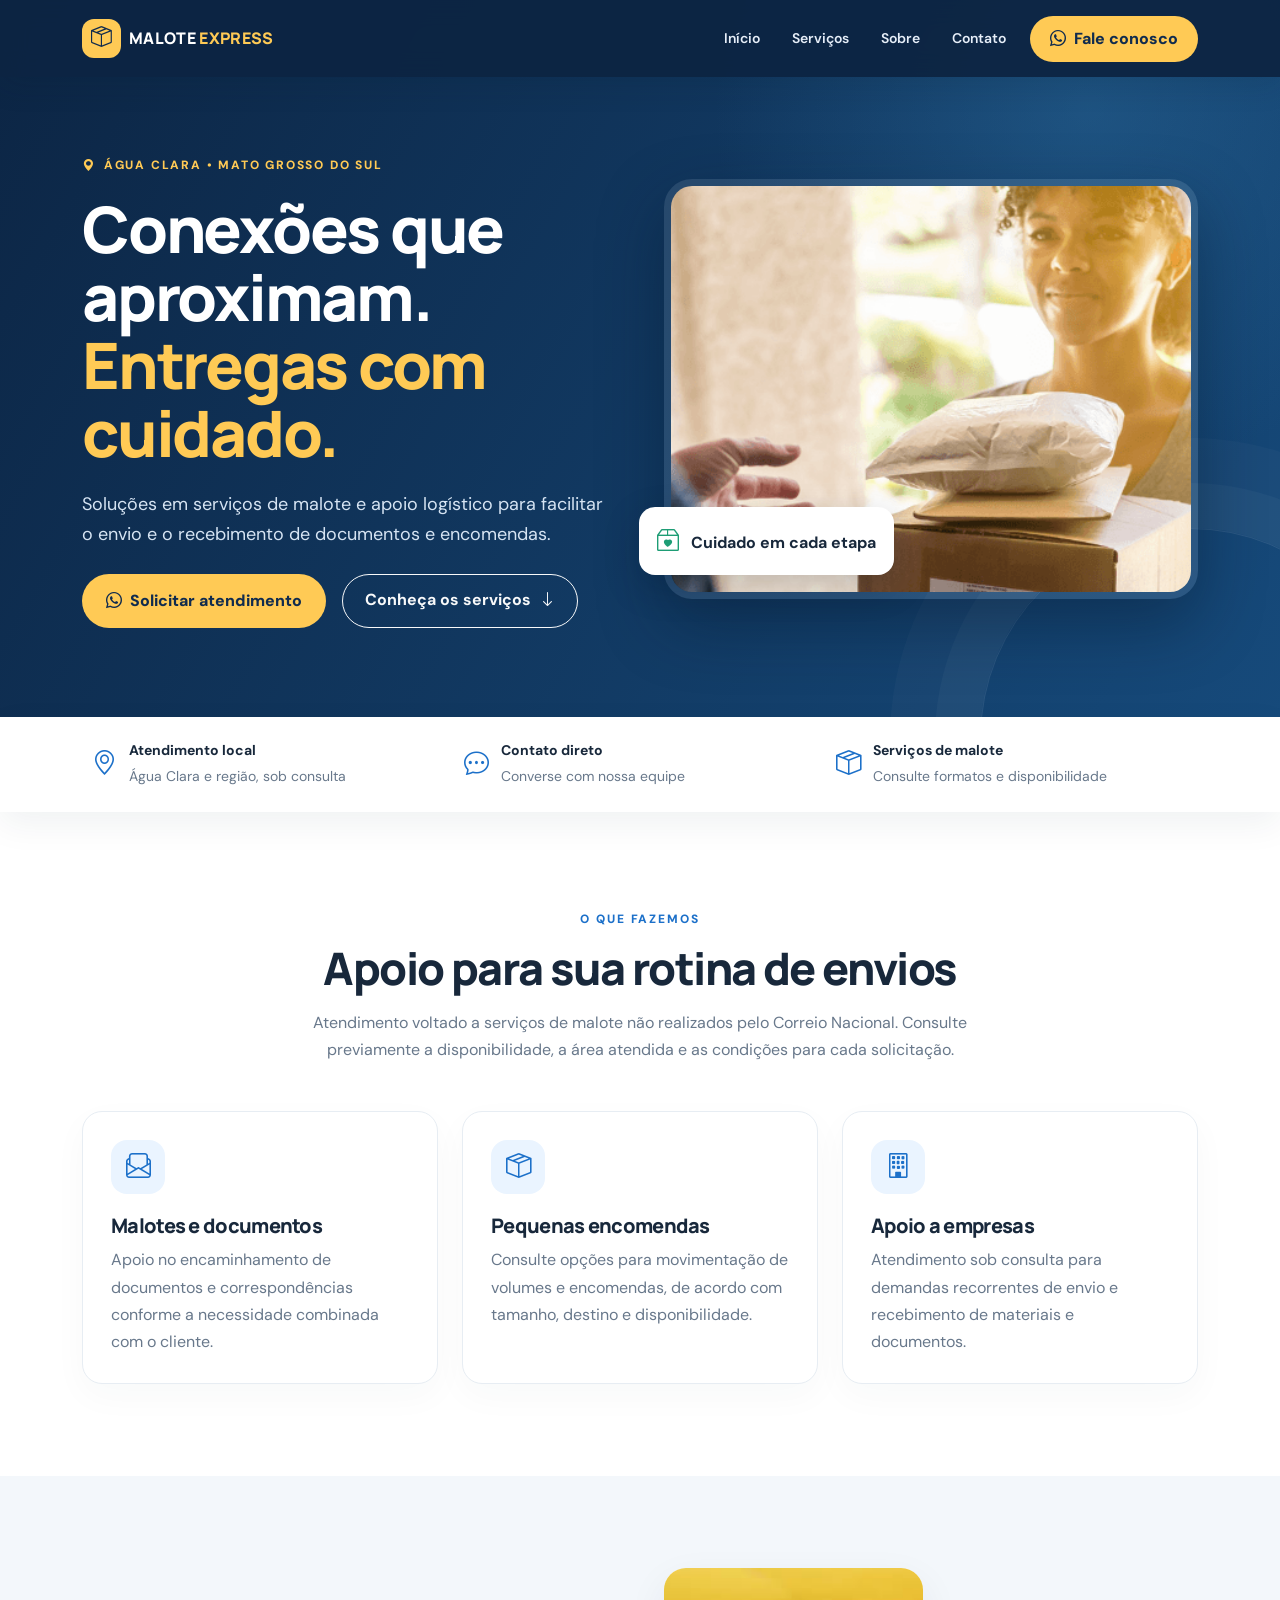
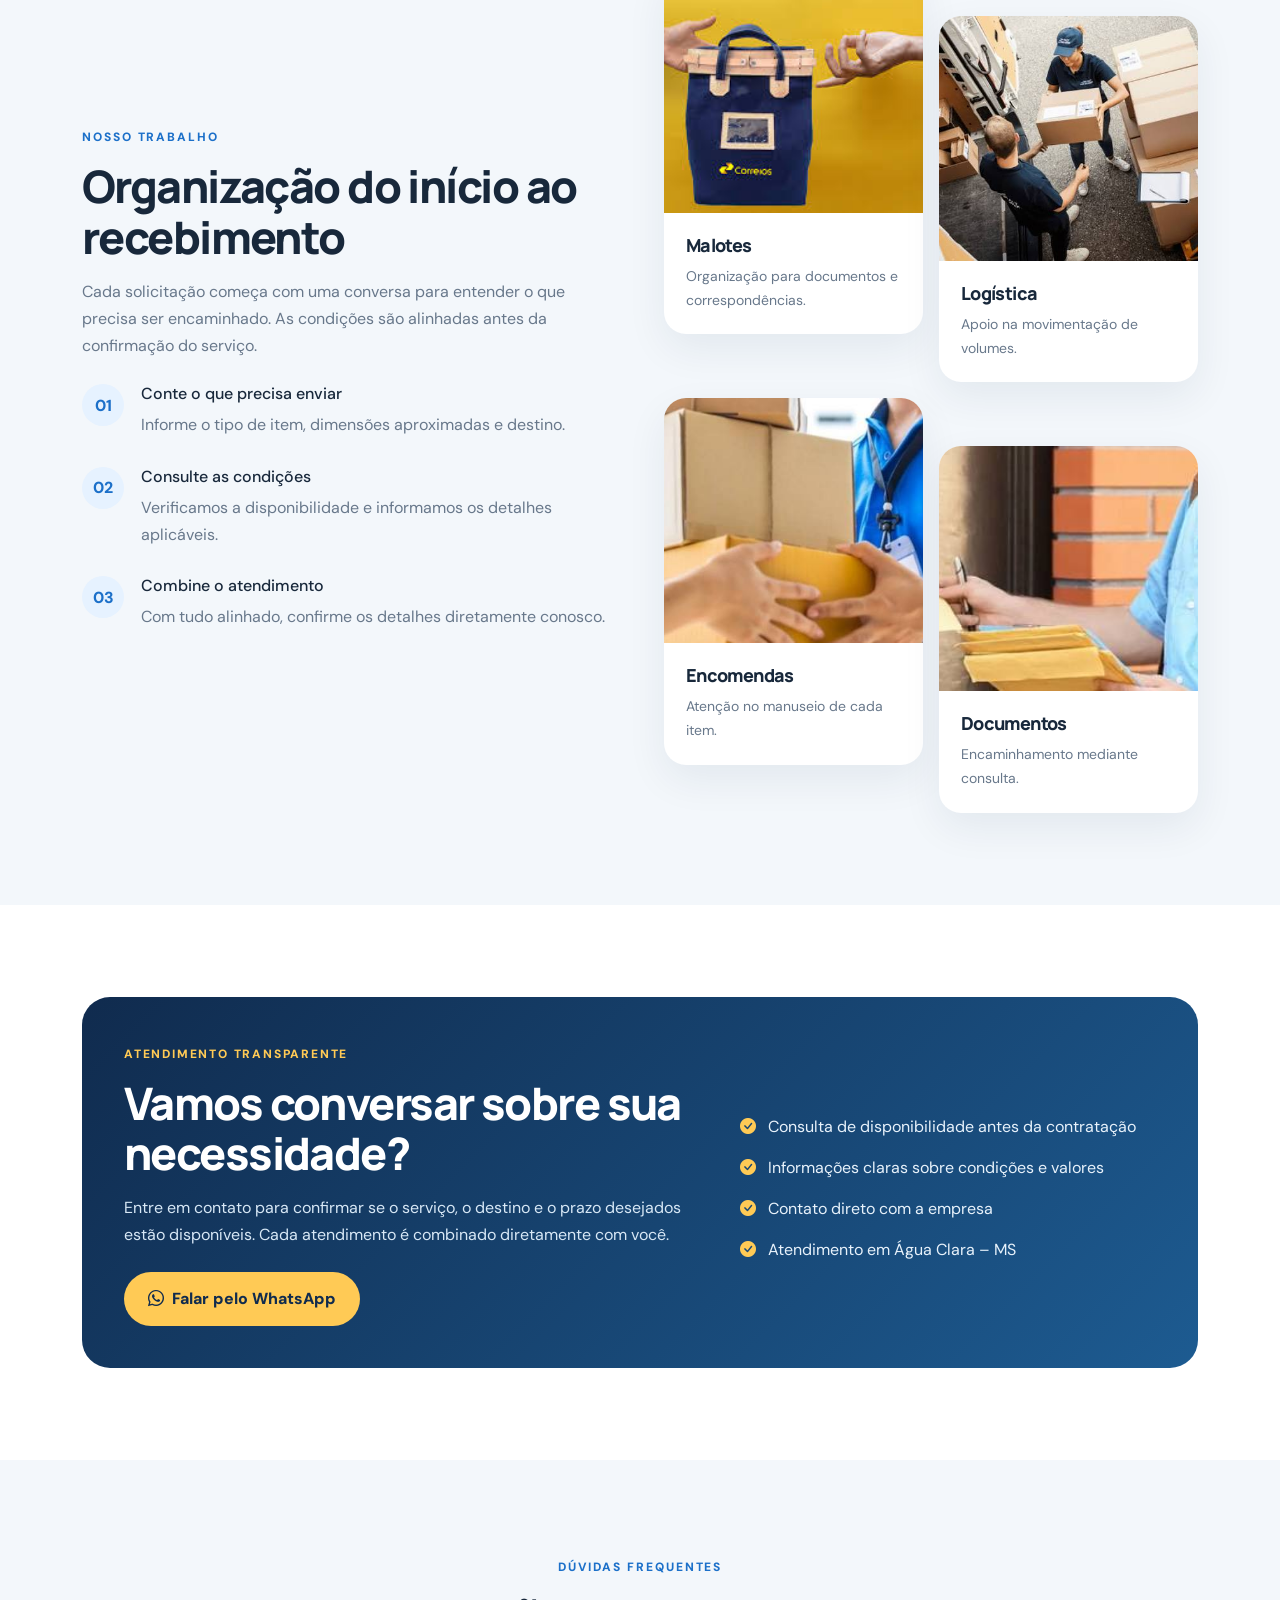
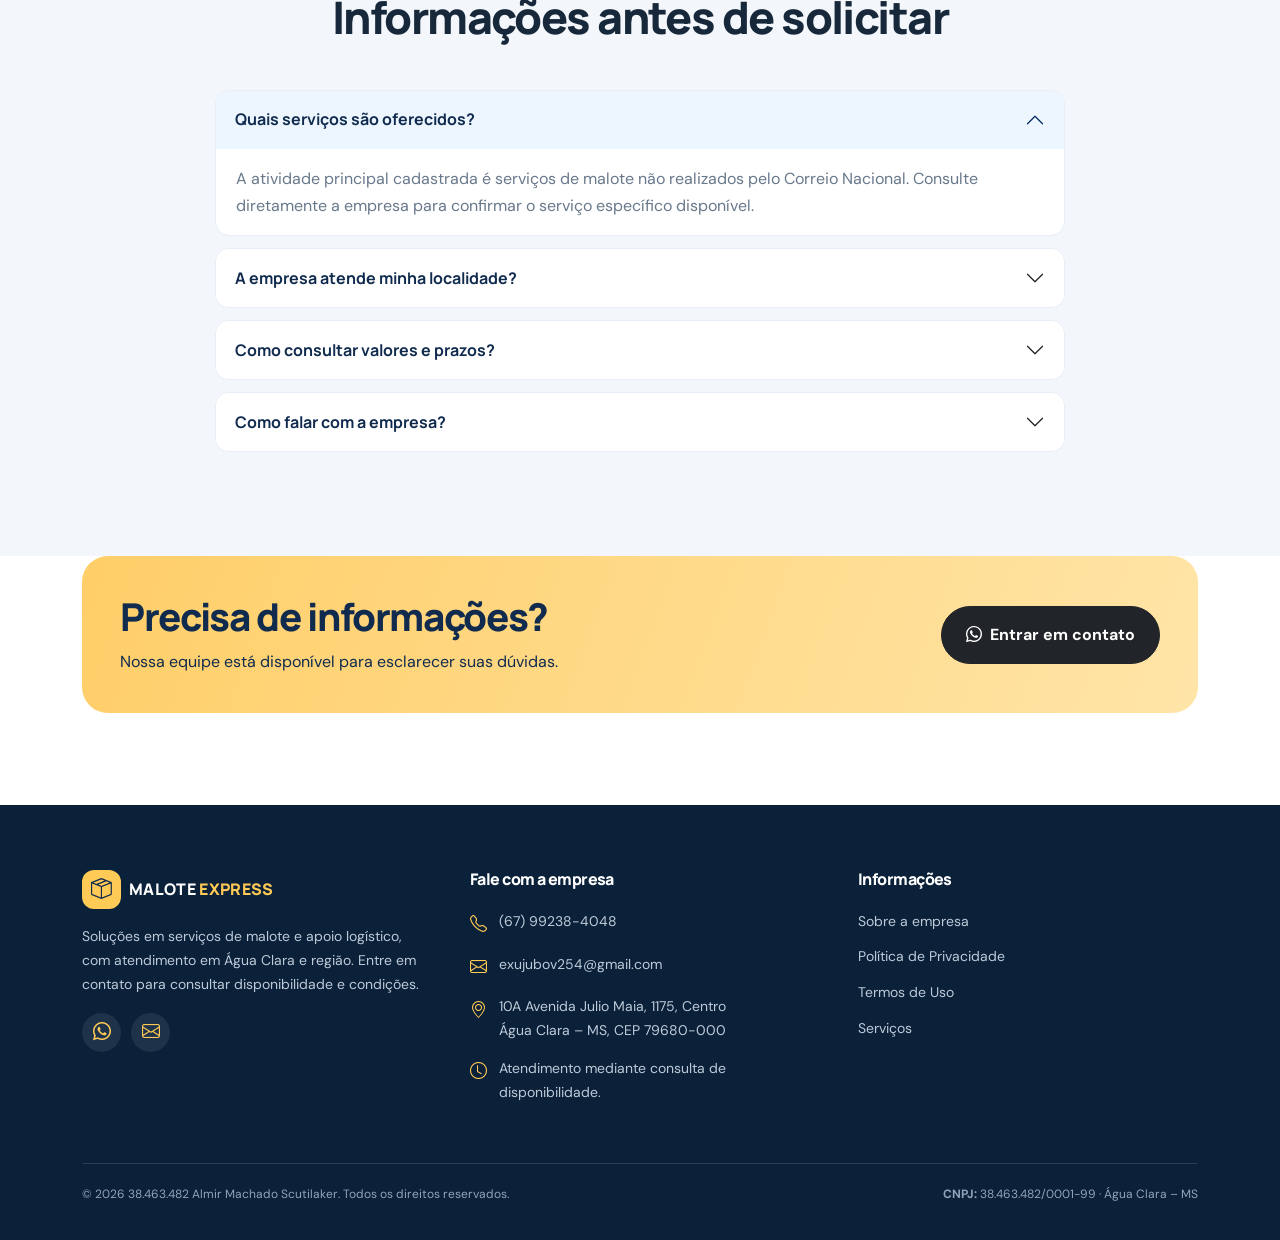
<file: index.html>
<!doctype html>
<html lang="pt-BR"><head><title>Malote Express | Serviços de Malote em Água Clara - MS</title>
<meta name="description" content="Serviços de malote e apoio logístico em Água Clara, Mato Grosso do Sul. Entre em contato para consultar disponibilidade e condições.">

<meta charset="utf-8">
<meta name="viewport" content="width=device-width, initial-scale=1">
<meta name="theme-color" content="#102b4e">
<link href="https://cdn.jsdelivr.net/npm/bootstrap@5.3.3/dist/css/bootstrap.min.css" rel="stylesheet">
<link rel="stylesheet" href="https://cdn.jsdelivr.net/npm/bootstrap-icons@1.11.3/font/bootstrap-icons.min.css">
<link rel="preconnect" href="https://fonts.googleapis.com">
<link rel="preconnect" href="https://fonts.gstatic.com" crossorigin>
<link href="https://fonts.googleapis.com/css2?family=DM+Sans:wght@400;500;600;700;800&family=Manrope:wght@500;600;700;800&display=swap" rel="stylesheet">
<link rel="stylesheet" href="assets/style.css">
</head><body>

<nav class="navbar navbar-expand-lg navbar-dark fixed-top site-nav">
  <div class="container">
    <a class="navbar-brand d-flex align-items-center gap-2" href="index.html">
      <span class="brand-mark"><i class="bi bi-box-seam"></i></span>
      <span class="brand-name">MALOTE<span> EXPRESS</span></span>
    </a>
    <button class="navbar-toggler" type="button" data-bs-toggle="collapse" data-bs-target="#mainNav" aria-controls="mainNav" aria-expanded="false" aria-label="Abrir menu"><span class="navbar-toggler-icon"></span></button>
    <div class="collapse navbar-collapse" id="mainNav">
      <ul class="navbar-nav ms-auto align-items-lg-center gap-lg-3">
        <li class="nav-item"><a class="nav-link" href="index.html#inicio">Início</a></li>
        <li class="nav-item"><a class="nav-link" href="index.html#servicos">Serviços</a></li>
        <li class="nav-item"><a class="nav-link" href="sobre.html">Sobre</a></li>
        <li class="nav-item"><a class="nav-link" href="index.html#contato">Contato</a></li>
        <li class="nav-item"><a class="btn btn-nav" href="https://api.whatsapp.com/send?phone=5567992384048" target="_blank" rel="noopener"><i class="bi bi-whatsapp me-2"></i>Fale conosco</a></li>
      </ul>
    </div>
  </div>
</nav>

<header class="hero" id="inicio"><div class="container"><div class="row align-items-center g-5">
<div class="col-lg-6"><span class="eyebrow"><i class="bi bi-geo-alt-fill"></i> Água Clara • Mato Grosso do Sul</span>
<h1>Conexões que aproximam. <span style="color:var(--gold)">Entregas com cuidado.</span></h1>
<p>Soluções em serviços de malote e apoio logístico para facilitar o envio e o recebimento de documentos e encomendas.</p>
<div class="d-flex flex-wrap gap-3 mt-4"><a class="btn btn-gold" href="https://api.whatsapp.com/send?phone=5567992384048" target="_blank" rel="noopener"><i class="bi bi-whatsapp me-2"></i>Solicitar atendimento</a><a class="btn btn-outline-light" href="#servicos">Conheça os serviços <i class="bi bi-arrow-down ms-1"></i></a></div>
</div>
<div class="col-lg-6"><div class="hero-img-wrap"><img class="hero-img" src="assets/recebimento-encomenda.png" alt="Pessoa recebendo uma encomenda na porta de casa"><div class="floating-note"><i class="bi bi-box2-heart"></i> Cuidado em cada etapa</div></div></div>
</div></div></header>
<div class="trust-strip"><div class="container"><div class="row g-0">
<div class="col-md-4"><div class="trust-item"><i class="bi bi-geo-alt"></i><div><strong>Atendimento local</strong><small>Água Clara e região, sob consulta</small></div></div></div>
<div class="col-md-4"><div class="trust-item"><i class="bi bi-chat-dots"></i><div><strong>Contato direto</strong><small>Converse com nossa equipe</small></div></div></div>
<div class="col-md-4"><div class="trust-item"><i class="bi bi-box-seam"></i><div><strong>Serviços de malote</strong><small>Consulte formatos e disponibilidade</small></div></div></div>
</div></div></div>
<section class="section" id="servicos"><div class="container"><div class="text-center mb-5"><span class="section-kicker">O que fazemos</span><h2 class="section-title">Apoio para sua rotina de envios</h2><p class="section-lead mx-auto">Atendimento voltado a serviços de malote não realizados pelo Correio Nacional. Consulte previamente a disponibilidade, a área atendida e as condições para cada solicitação.</p></div>
<div class="row g-4">
<div class="col-md-6 col-lg-4"><div class="service-card"><div class="service-icon"><i class="bi bi-envelope-paper"></i></div><h5>Malotes e documentos</h5><p>Apoio no encaminhamento de documentos e correspondências conforme a necessidade combinada com o cliente.</p></div></div>
<div class="col-md-6 col-lg-4"><div class="service-card"><div class="service-icon"><i class="bi bi-box-seam"></i></div><h5>Pequenas encomendas</h5><p>Consulte opções para movimentação de volumes e encomendas, de acordo com tamanho, destino e disponibilidade.</p></div></div>
<div class="col-md-6 col-lg-4"><div class="service-card"><div class="service-icon"><i class="bi bi-building"></i></div><h5>Apoio a empresas</h5><p>Atendimento sob consulta para demandas recorrentes de envio e recebimento de materiais e documentos.</p></div></div>
</div></div></section>
<section class="section section-soft"><div class="container"><div class="row align-items-center g-5">
<div class="col-lg-6"><span class="section-kicker">Nosso trabalho</span><h2 class="section-title">Organização do início ao recebimento</h2><p class="section-lead">Cada solicitação começa com uma conversa para entender o que precisa ser encaminhado. As condições são alinhadas antes da confirmação do serviço.</p>
<div class="step"><span class="step-num">01</span><div><h6>Conte o que precisa enviar</h6><p>Informe o tipo de item, dimensões aproximadas e destino.</p></div></div>
<div class="step"><span class="step-num">02</span><div><h6>Consulte as condições</h6><p>Verificamos a disponibilidade e informamos os detalhes aplicáveis.</p></div></div>
<div class="step"><span class="step-num">03</span><div><h6>Combine o atendimento</h6><p>Com tudo alinhado, confirme os detalhes diretamente conosco.</p></div></div>
</div>
<div class="col-lg-6"><div class="row g-3">
<div class="col-6"><div class="photo-card"><img src="assets/bolsa-malote.jfif" alt="Bolsa de malote azul"><div class="photo-caption"><h5>Malotes</h5><p>Organização para documentos e correspondências.</p></div></div></div>
<div class="col-6"><div class="photo-card mt-5"><img src="assets/operacao-entregas.jfif" alt="Equipe movimentando caixas"><div class="photo-caption"><h5>Logística</h5><p>Apoio na movimentação de volumes.</p></div></div></div>
<div class="col-6"><div class="photo-card"><img src="assets/manuseio-encomendas.jfif" alt="Profissional manuseando caixa"><div class="photo-caption"><h5>Encomendas</h5><p>Atenção no manuseio de cada item.</p></div></div></div>
<div class="col-6"><div class="photo-card mt-5"><img src="assets/entrega-documentos.jfif" alt="Profissional com envelope de documentos"><div class="photo-caption"><h5>Documentos</h5><p>Encaminhamento mediante consulta.</p></div></div></div>
</div></div>
</div></div></section>
<section class="section"><div class="container"><div class="feature-panel"><div class="row align-items-center g-4"><div class="col-lg-7"><span class="eyebrow">Atendimento transparente</span><h2 class="section-title text-white">Vamos conversar sobre sua necessidade?</h2><p>Entre em contato para confirmar se o serviço, o destino e o prazo desejados estão disponíveis. Cada atendimento é combinado diretamente com você.</p><a class="btn btn-gold mt-2" href="https://api.whatsapp.com/send?phone=5567992384048" target="_blank" rel="noopener"><i class="bi bi-whatsapp me-2"></i>Falar pelo WhatsApp</a></div><div class="col-lg-5"><ul class="feature-list"><li><i class="bi bi-check-circle-fill"></i> Consulta de disponibilidade antes da contratação</li><li><i class="bi bi-check-circle-fill"></i> Informações claras sobre condições e valores</li><li><i class="bi bi-check-circle-fill"></i> Contato direto com a empresa</li><li><i class="bi bi-check-circle-fill"></i> Atendimento em Água Clara – MS</li></ul></div></div></div></div></section>
<section class="section section-soft faq"><div class="container"><div class="text-center mb-5"><span class="section-kicker">Dúvidas frequentes</span><h2 class="section-title">Informações antes de solicitar</h2></div><div class="accordion mx-auto" id="faq" style="max-width:850px">
<div class="accordion-item"><h3 class="accordion-header"><button class="accordion-button" type="button" data-bs-toggle="collapse" data-bs-target="#q1">Quais serviços são oferecidos?</button></h3><div id="q1" class="accordion-collapse collapse show" data-bs-parent="#faq"><div class="accordion-body">A atividade principal cadastrada é serviços de malote não realizados pelo Correio Nacional. Consulte diretamente a empresa para confirmar o serviço específico disponível.</div></div></div>
<div class="accordion-item"><h3 class="accordion-header"><button class="accordion-button collapsed" type="button" data-bs-toggle="collapse" data-bs-target="#q2">A empresa atende minha localidade?</button></h3><div id="q2" class="accordion-collapse collapse" data-bs-parent="#faq"><div class="accordion-body">A empresa está localizada em Água Clara, Mato Grosso do Sul. A área de atendimento deve ser confirmada pelo telefone ou WhatsApp.</div></div></div>
<div class="accordion-item"><h3 class="accordion-header"><button class="accordion-button collapsed" type="button" data-bs-toggle="collapse" data-bs-target="#q3">Como consultar valores e prazos?</button></h3><div id="q3" class="accordion-collapse collapse" data-bs-parent="#faq"><div class="accordion-body">Entre em contato informando o tipo de item, origem e destino. Valores e prazos são informados após a análise da solicitação e confirmação de disponibilidade.</div></div></div>
<div class="accordion-item"><h3 class="accordion-header"><button class="accordion-button collapsed" type="button" data-bs-toggle="collapse" data-bs-target="#q4">Como falar com a empresa?</button></h3><div id="q4" class="accordion-collapse collapse" data-bs-parent="#faq"><div class="accordion-body">Você pode ligar para (67) 99238-4048, enviar uma mensagem pelo WhatsApp ou escrever para exujubov254@gmail.com.</div></div></div>
</div></div></section>
<section class="section pt-0"><div class="container"><div class="cta-band d-flex flex-column flex-lg-row align-items-lg-center justify-content-between gap-3"><div><h2>Precisa de informações?</h2><p class="mb-0">Nossa equipe está disponível para esclarecer suas dúvidas.</p></div><a class="btn btn-dark rounded-pill px-4 py-3 fw-bold" href="https://api.whatsapp.com/send?phone=5567992384048" target="_blank" rel="noopener"><i class="bi bi-whatsapp me-2"></i>Entrar em contato</a></div></div></section>

<footer class="site-footer" id="contato">
  <div class="container">
    <div class="row g-5">
      <div class="col-lg-4">
        <a class="navbar-brand d-inline-flex align-items-center gap-2 mb-3" href="index.html">
          <span class="brand-mark"><i class="bi bi-box-seam"></i></span><span class="brand-name">MALOTE<span> EXPRESS</span></span>
        </a>
        <p class="footer-muted">Soluções em serviços de malote e apoio logístico, com atendimento em Água Clara e região. Entre em contato para consultar disponibilidade e condições.</p>
        <div class="social-line"><a href="https://api.whatsapp.com/send?phone=5567992384048" aria-label="WhatsApp" target="_blank" rel="noopener"><i class="bi bi-whatsapp"></i></a><a href="mailto:exujubov254@gmail.com" aria-label="E-mail"><i class="bi bi-envelope"></i></a></div>
      </div>
      <div class="col-sm-6 col-lg-4">
        <h5>Fale com a empresa</h5>
        <ul class="footer-list">
          <li><i class="bi bi-telephone"></i><a href="tel:+5567992384048">(67) 99238-4048</a></li>
          <li><i class="bi bi-envelope"></i><a href="mailto:exujubov254@gmail.com">exujubov254@gmail.com</a></li>
          <li><i class="bi bi-geo-alt"></i><span>10A Avenida Julio Maia, 1175, Centro<br>Água Clara – MS, CEP 79680-000</span></li>
          <li><i class="bi bi-clock"></i><span>Atendimento mediante consulta de disponibilidade.</span></li>
        </ul>
      </div>
      <div class="col-sm-6 col-lg-4">
        <h5>Informações</h5>
        <ul class="footer-links">
          <li><a href="sobre.html">Sobre a empresa</a></li>
          <li><a href="privacidade.html">Política de Privacidade</a></li>
          <li><a href="termos.html">Termos de Uso</a></li>
          <li><a href="index.html#servicos">Serviços</a></li>
        </ul>
      </div>
    </div>
    <div class="footer-bottom">
      <p>© <span id="year"></span> 38.463.482 Almir Machado Scutilaker. Todos os direitos reservados.</p>
      <p><strong>CNPJ:</strong> 38.463.482/0001-99 · Água Clara – MS</p>
    </div>
  </div>
</footer>

<script src="https://cdn.jsdelivr.net/npm/bootstrap@5.3.3/dist/js/bootstrap.bundle.min.js"></script>
<script>document.getElementById('year')?.append(new Date().getFullYear());</script>
</body></html>
</file>
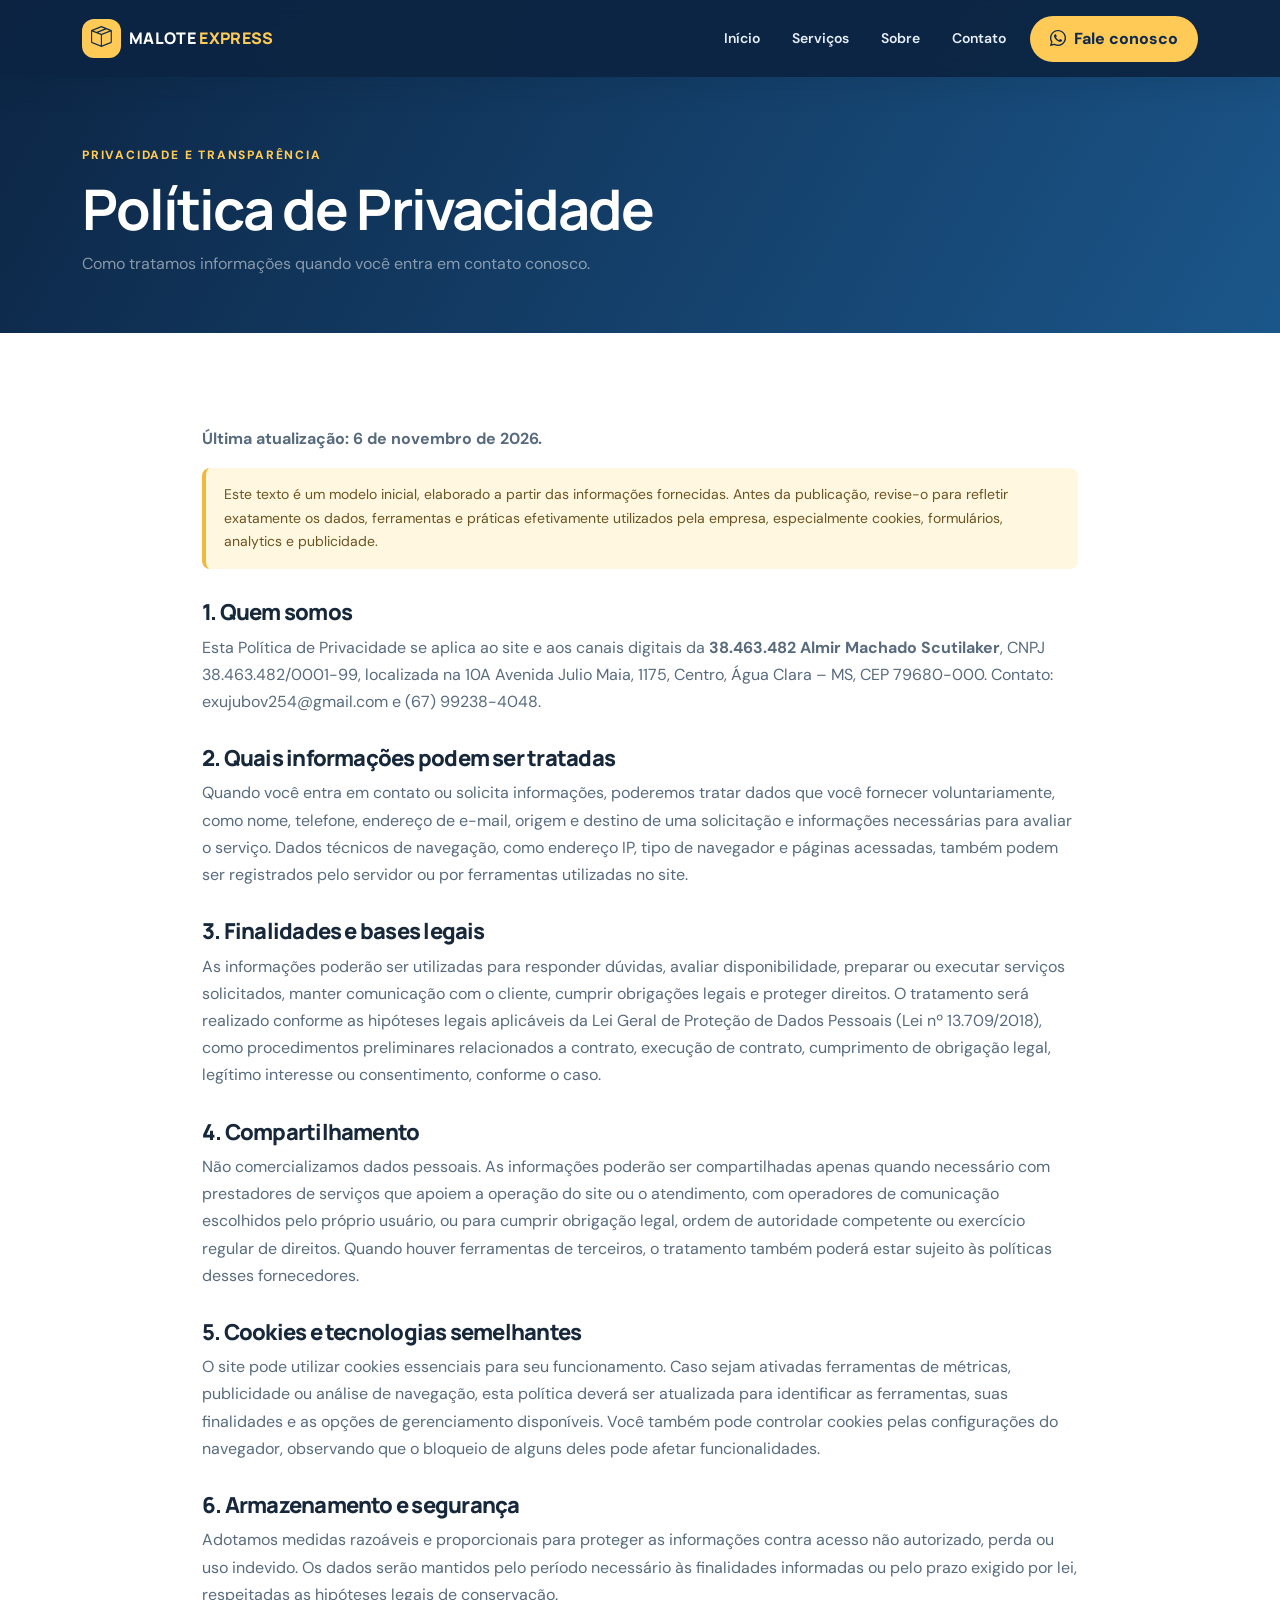
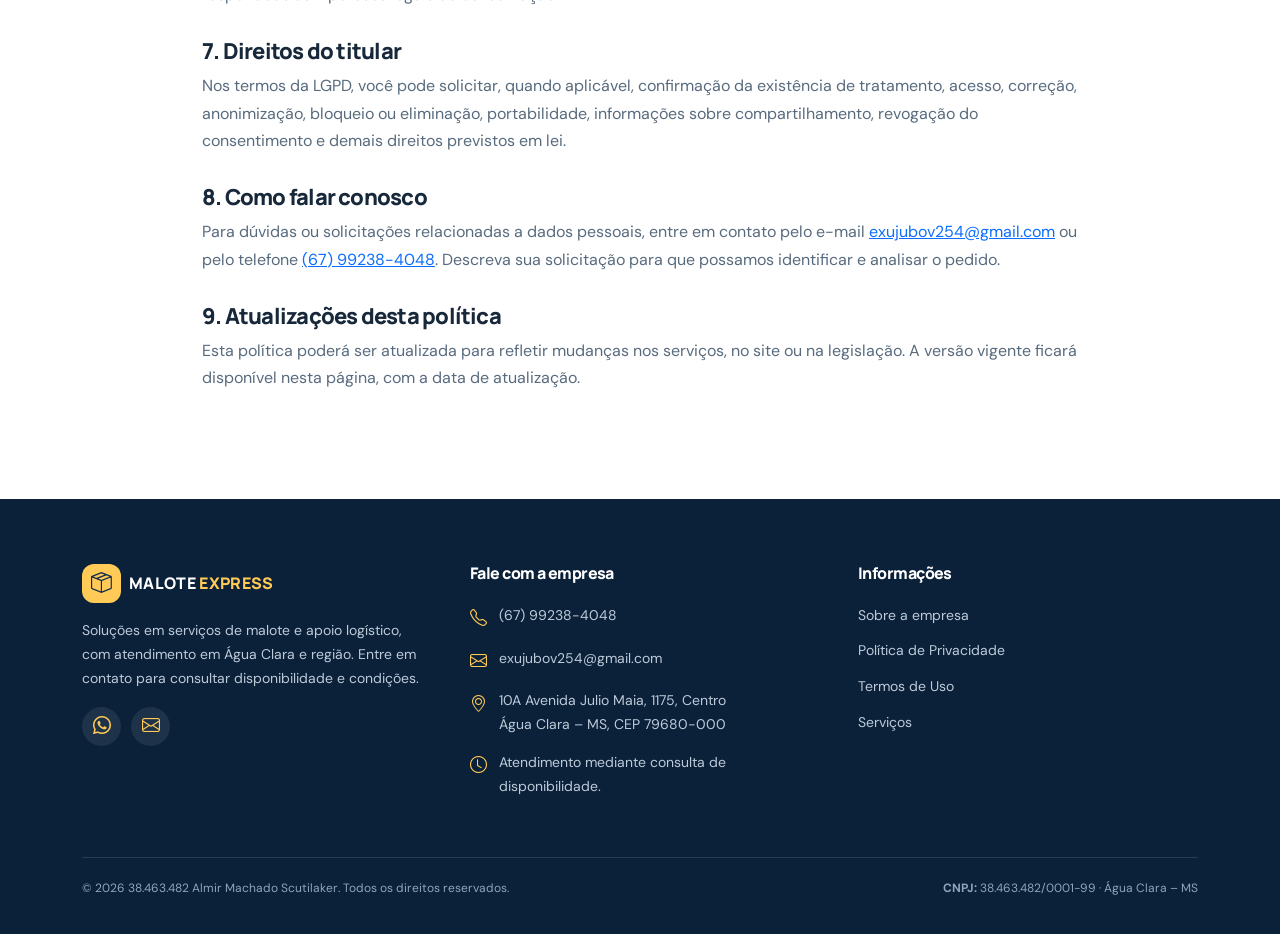
<file: privacidade.html>
<!doctype html><html lang="pt-BR"><head><title>Política de Privacidade | 38.463.482 Almir Machado Scutilaker</title><meta name="description" content="Política de Privacidade da empresa 38.463.482 Almir Machado Scutilaker.">
<meta charset="utf-8">
<meta name="viewport" content="width=device-width, initial-scale=1">
<meta name="theme-color" content="#102b4e">
<link href="https://cdn.jsdelivr.net/npm/bootstrap@5.3.3/dist/css/bootstrap.min.css" rel="stylesheet">
<link rel="stylesheet" href="https://cdn.jsdelivr.net/npm/bootstrap-icons@1.11.3/font/bootstrap-icons.min.css">
<link rel="preconnect" href="https://fonts.googleapis.com">
<link rel="preconnect" href="https://fonts.gstatic.com" crossorigin>
<link href="https://fonts.googleapis.com/css2?family=DM+Sans:wght@400;500;600;700;800&family=Manrope:wght@500;600;700;800&display=swap" rel="stylesheet">
<link rel="stylesheet" href="assets/style.css">
</head><body>
<nav class="navbar navbar-expand-lg navbar-dark fixed-top site-nav">
  <div class="container">
    <a class="navbar-brand d-flex align-items-center gap-2" href="index.html">
      <span class="brand-mark"><i class="bi bi-box-seam"></i></span>
      <span class="brand-name">MALOTE<span> EXPRESS</span></span>
    </a>
    <button class="navbar-toggler" type="button" data-bs-toggle="collapse" data-bs-target="#mainNav" aria-controls="mainNav" aria-expanded="false" aria-label="Abrir menu"><span class="navbar-toggler-icon"></span></button>
    <div class="collapse navbar-collapse" id="mainNav">
      <ul class="navbar-nav ms-auto align-items-lg-center gap-lg-3">
        <li class="nav-item"><a class="nav-link" href="index.html#inicio">Início</a></li>
        <li class="nav-item"><a class="nav-link" href="index.html#servicos">Serviços</a></li>
        <li class="nav-item"><a class="nav-link" href="sobre.html">Sobre</a></li>
        <li class="nav-item"><a class="nav-link" href="index.html#contato">Contato</a></li>
        <li class="nav-item"><a class="btn btn-nav" href="https://api.whatsapp.com/send?phone=5567992384048" target="_blank" rel="noopener"><i class="bi bi-whatsapp me-2"></i>Fale conosco</a></li>
      </ul>
    </div>
  </div>
</nav>

<header class="page-hero"><div class="container"><span class="eyebrow">Privacidade e transparência</span><h1 class="display-4 fw-bold mt-2">Política de Privacidade</h1><p class="mb-0 text-white-50">Como tratamos informações quando você entra em contato conosco.</p></div></header>
<section class="section"><div class="container legal-content"><p><strong>Última atualização: 6 de novembro de 2026.</strong></p>
<div class="legal-note">Este texto é um modelo inicial, elaborado a partir das informações fornecidas. Antes da publicação, revise-o para refletir exatamente os dados, ferramentas e práticas efetivamente utilizados pela empresa, especialmente cookies, formulários, analytics e publicidade.</div>
<h2>1. Quem somos</h2><p>Esta Política de Privacidade se aplica ao site e aos canais digitais da <strong>38.463.482 Almir Machado Scutilaker</strong>, CNPJ 38.463.482/0001-99, localizada na 10A Avenida Julio Maia, 1175, Centro, Água Clara – MS, CEP 79680-000. Contato: exujubov254@gmail.com e (67) 99238-4048.</p>
<h2>2. Quais informações podem ser tratadas</h2><p>Quando você entra em contato ou solicita informações, poderemos tratar dados que você fornecer voluntariamente, como nome, telefone, endereço de e-mail, origem e destino de uma solicitação e informações necessárias para avaliar o serviço. Dados técnicos de navegação, como endereço IP, tipo de navegador e páginas acessadas, também podem ser registrados pelo servidor ou por ferramentas utilizadas no site.</p>
<h2>3. Finalidades e bases legais</h2><p>As informações poderão ser utilizadas para responder dúvidas, avaliar disponibilidade, preparar ou executar serviços solicitados, manter comunicação com o cliente, cumprir obrigações legais e proteger direitos. O tratamento será realizado conforme as hipóteses legais aplicáveis da Lei Geral de Proteção de Dados Pessoais (Lei nº 13.709/2018), como procedimentos preliminares relacionados a contrato, execução de contrato, cumprimento de obrigação legal, legítimo interesse ou consentimento, conforme o caso.</p>
<h2>4. Compartilhamento</h2><p>Não comercializamos dados pessoais. As informações poderão ser compartilhadas apenas quando necessário com prestadores de serviços que apoiem a operação do site ou o atendimento, com operadores de comunicação escolhidos pelo próprio usuário, ou para cumprir obrigação legal, ordem de autoridade competente ou exercício regular de direitos. Quando houver ferramentas de terceiros, o tratamento também poderá estar sujeito às políticas desses fornecedores.</p>
<h2>5. Cookies e tecnologias semelhantes</h2><p>O site pode utilizar cookies essenciais para seu funcionamento. Caso sejam ativadas ferramentas de métricas, publicidade ou análise de navegação, esta política deverá ser atualizada para identificar as ferramentas, suas finalidades e as opções de gerenciamento disponíveis. Você também pode controlar cookies pelas configurações do navegador, observando que o bloqueio de alguns deles pode afetar funcionalidades.</p>
<h2>6. Armazenamento e segurança</h2><p>Adotamos medidas razoáveis e proporcionais para proteger as informações contra acesso não autorizado, perda ou uso indevido. Os dados serão mantidos pelo período necessário às finalidades informadas ou pelo prazo exigido por lei, respeitadas as hipóteses legais de conservação.</p>
<h2>7. Direitos do titular</h2><p>Nos termos da LGPD, você pode solicitar, quando aplicável, confirmação da existência de tratamento, acesso, correção, anonimização, bloqueio ou eliminação, portabilidade, informações sobre compartilhamento, revogação do consentimento e demais direitos previstos em lei.</p>
<h2>8. Como falar conosco</h2><p>Para dúvidas ou solicitações relacionadas a dados pessoais, entre em contato pelo e-mail <a href="mailto:exujubov254@gmail.com">exujubov254@gmail.com</a> ou pelo telefone <a href="tel:+5567992384048">(67) 99238-4048</a>. Descreva sua solicitação para que possamos identificar e analisar o pedido.</p>
<h2>9. Atualizações desta política</h2><p>Esta política poderá ser atualizada para refletir mudanças nos serviços, no site ou na legislação. A versão vigente ficará disponível nesta página, com a data de atualização.</p>
</div></section>
<footer class="site-footer" id="contato">
  <div class="container">
    <div class="row g-5">
      <div class="col-lg-4">
        <a class="navbar-brand d-inline-flex align-items-center gap-2 mb-3" href="index.html">
          <span class="brand-mark"><i class="bi bi-box-seam"></i></span><span class="brand-name">MALOTE<span> EXPRESS</span></span>
        </a>
        <p class="footer-muted">Soluções em serviços de malote e apoio logístico, com atendimento em Água Clara e região. Entre em contato para consultar disponibilidade e condições.</p>
        <div class="social-line"><a href="https://api.whatsapp.com/send?phone=5567992384048" aria-label="WhatsApp" target="_blank" rel="noopener"><i class="bi bi-whatsapp"></i></a><a href="mailto:exujubov254@gmail.com" aria-label="E-mail"><i class="bi bi-envelope"></i></a></div>
      </div>
      <div class="col-sm-6 col-lg-4">
        <h5>Fale com a empresa</h5>
        <ul class="footer-list">
          <li><i class="bi bi-telephone"></i><a href="tel:+5567992384048">(67) 99238-4048</a></li>
          <li><i class="bi bi-envelope"></i><a href="mailto:exujubov254@gmail.com">exujubov254@gmail.com</a></li>
          <li><i class="bi bi-geo-alt"></i><span>10A Avenida Julio Maia, 1175, Centro<br>Água Clara – MS, CEP 79680-000</span></li>
          <li><i class="bi bi-clock"></i><span>Atendimento mediante consulta de disponibilidade.</span></li>
        </ul>
      </div>
      <div class="col-sm-6 col-lg-4">
        <h5>Informações</h5>
        <ul class="footer-links">
          <li><a href="sobre.html">Sobre a empresa</a></li>
          <li><a href="privacidade.html">Política de Privacidade</a></li>
          <li><a href="termos.html">Termos de Uso</a></li>
          <li><a href="index.html#servicos">Serviços</a></li>
        </ul>
      </div>
    </div>
    <div class="footer-bottom">
      <p>© <span id="year"></span> 38.463.482 Almir Machado Scutilaker. Todos os direitos reservados.</p>
      <p><strong>CNPJ:</strong> 38.463.482/0001-99 · Água Clara – MS</p>
    </div>
  </div>
</footer>

<script src="https://cdn.jsdelivr.net/npm/bootstrap@5.3.3/dist/js/bootstrap.bundle.min.js"></script>
<script>document.getElementById('year')?.append(new Date().getFullYear());</script>
</body></html>
</file>
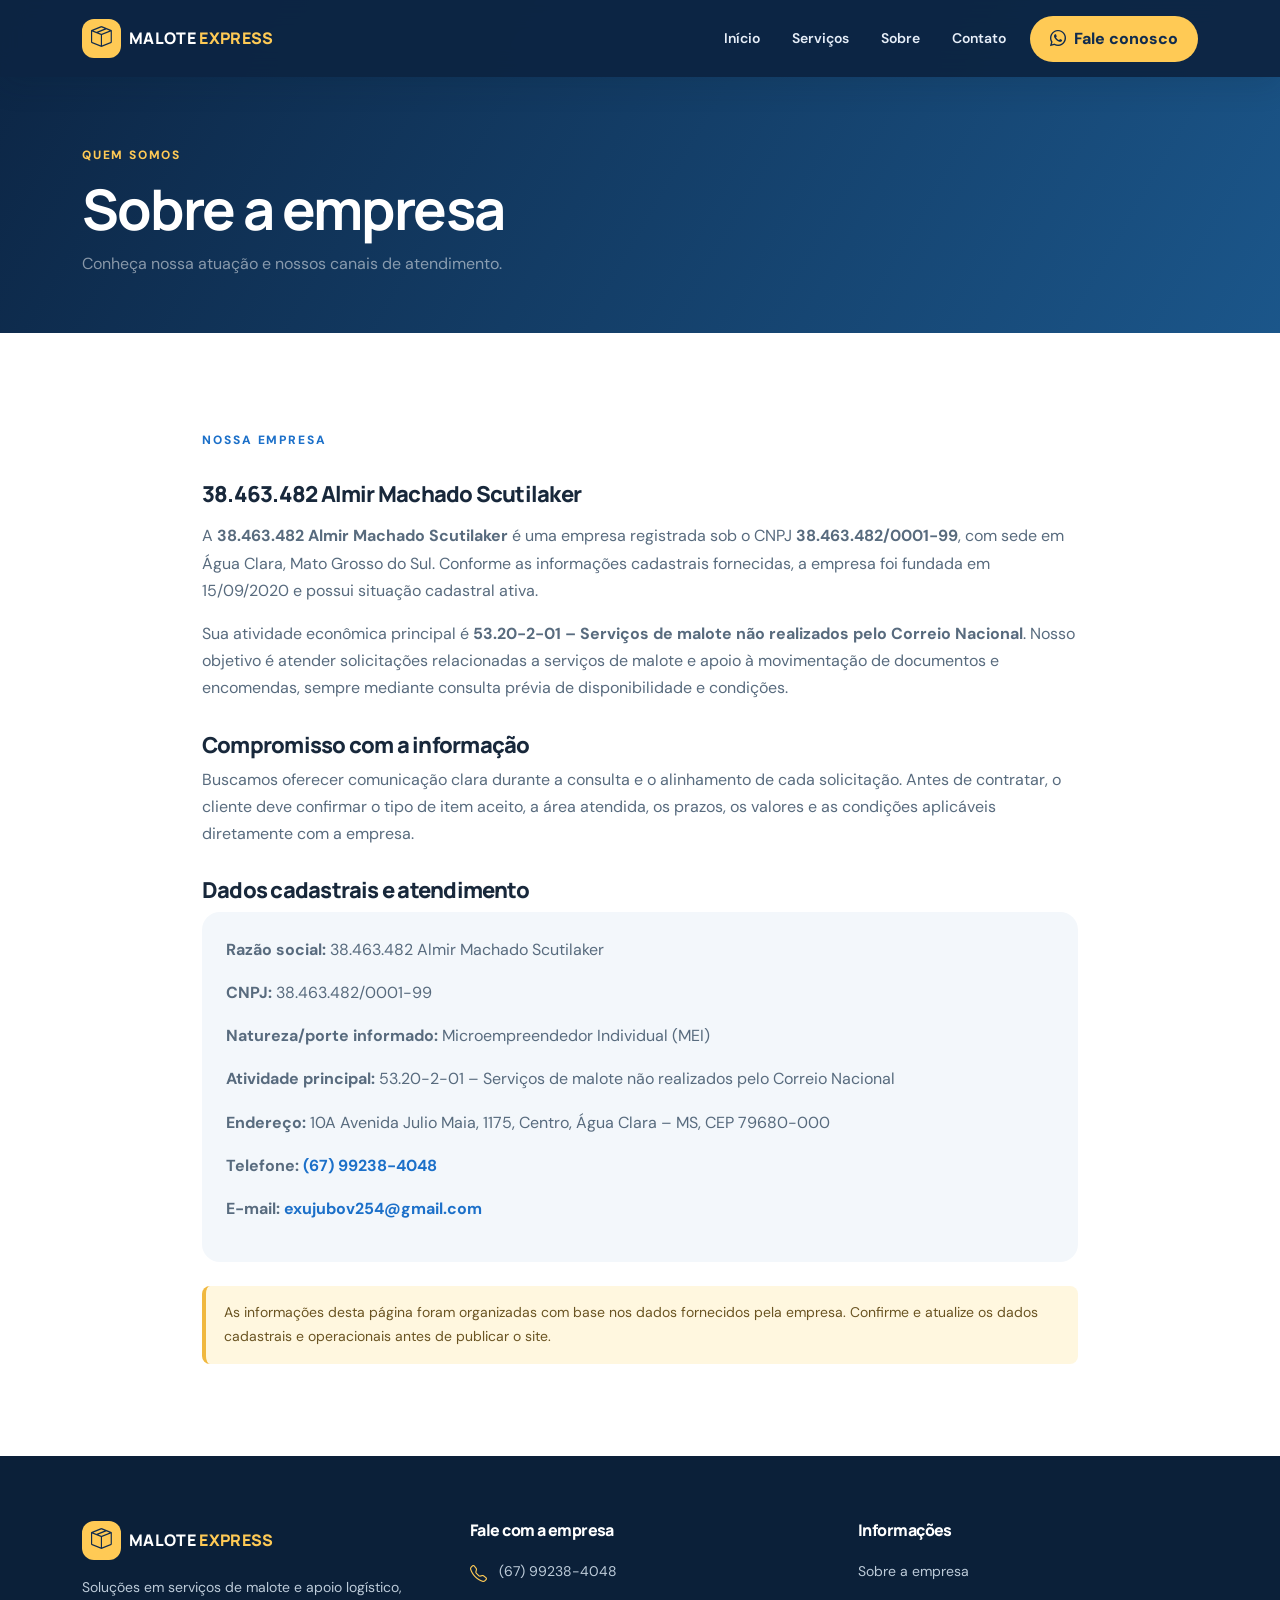
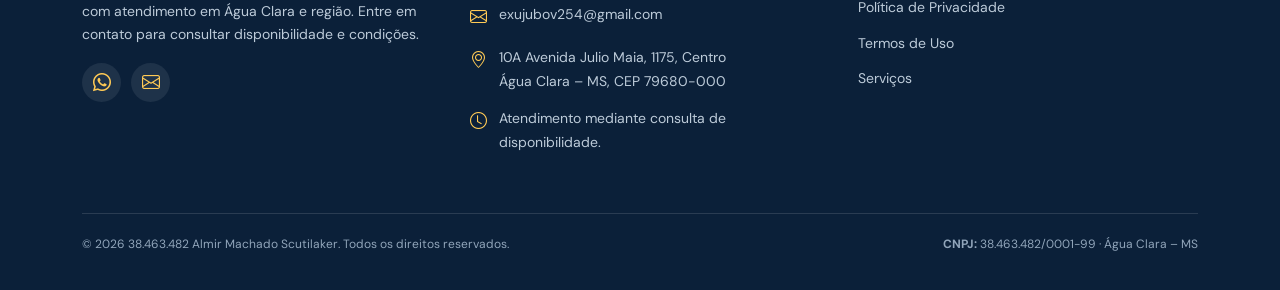
<file: sobre.html>
<!doctype html><html lang="pt-BR"><head><title>Sobre | 38.463.482 Almir Machado Scutilaker</title><meta name="description" content="Conheça a empresa 38.463.482 Almir Machado Scutilaker, serviços de malote em Água Clara - MS.">
<meta charset="utf-8">
<meta name="viewport" content="width=device-width, initial-scale=1">
<meta name="theme-color" content="#102b4e">
<link href="https://cdn.jsdelivr.net/npm/bootstrap@5.3.3/dist/css/bootstrap.min.css" rel="stylesheet">
<link rel="stylesheet" href="https://cdn.jsdelivr.net/npm/bootstrap-icons@1.11.3/font/bootstrap-icons.min.css">
<link rel="preconnect" href="https://fonts.googleapis.com">
<link rel="preconnect" href="https://fonts.gstatic.com" crossorigin>
<link href="https://fonts.googleapis.com/css2?family=DM+Sans:wght@400;500;600;700;800&family=Manrope:wght@500;600;700;800&display=swap" rel="stylesheet">
<link rel="stylesheet" href="assets/style.css">
</head><body>
<nav class="navbar navbar-expand-lg navbar-dark fixed-top site-nav">
  <div class="container">
    <a class="navbar-brand d-flex align-items-center gap-2" href="index.html">
      <span class="brand-mark"><i class="bi bi-box-seam"></i></span>
      <span class="brand-name">MALOTE<span> EXPRESS</span></span>
    </a>
    <button class="navbar-toggler" type="button" data-bs-toggle="collapse" data-bs-target="#mainNav" aria-controls="mainNav" aria-expanded="false" aria-label="Abrir menu"><span class="navbar-toggler-icon"></span></button>
    <div class="collapse navbar-collapse" id="mainNav">
      <ul class="navbar-nav ms-auto align-items-lg-center gap-lg-3">
        <li class="nav-item"><a class="nav-link" href="index.html#inicio">Início</a></li>
        <li class="nav-item"><a class="nav-link" href="index.html#servicos">Serviços</a></li>
        <li class="nav-item"><a class="nav-link" href="sobre.html">Sobre</a></li>
        <li class="nav-item"><a class="nav-link" href="index.html#contato">Contato</a></li>
        <li class="nav-item"><a class="btn btn-nav" href="https://api.whatsapp.com/send?phone=5567992384048" target="_blank" rel="noopener"><i class="bi bi-whatsapp me-2"></i>Fale conosco</a></li>
      </ul>
    </div>
  </div>
</nav>

<header class="page-hero"><div class="container"><span class="eyebrow">Quem somos</span><h1 class="display-4 fw-bold mt-2">Sobre a empresa</h1><p class="mb-0 text-white-50">Conheça nossa atuação e nossos canais de atendimento.</p></div></header>
<section class="section"><div class="container legal-content"><span class="section-kicker">Nossa empresa</span><h2 class="section-title">38.463.482 Almir Machado Scutilaker</h2>
<p>A <strong>38.463.482 Almir Machado Scutilaker</strong> é uma empresa registrada sob o CNPJ <strong>38.463.482/0001-99</strong>, com sede em Água Clara, Mato Grosso do Sul. Conforme as informações cadastrais fornecidas, a empresa foi fundada em 15/09/2020 e possui situação cadastral ativa.</p>
<p>Sua atividade econômica principal é <strong>53.20-2-01 – Serviços de malote não realizados pelo Correio Nacional</strong>. Nosso objetivo é atender solicitações relacionadas a serviços de malote e apoio à movimentação de documentos e encomendas, sempre mediante consulta prévia de disponibilidade e condições.</p>
<h2>Compromisso com a informação</h2><p>Buscamos oferecer comunicação clara durante a consulta e o alinhamento de cada solicitação. Antes de contratar, o cliente deve confirmar o tipo de item aceito, a área atendida, os prazos, os valores e as condições aplicáveis diretamente com a empresa.</p>
<h2>Dados cadastrais e atendimento</h2><div class="contact-box"><p><strong>Razão social:</strong> 38.463.482 Almir Machado Scutilaker</p><p><strong>CNPJ:</strong> 38.463.482/0001-99</p><p><strong>Natureza/porte informado:</strong> Microempreendedor Individual (MEI)</p><p><strong>Atividade principal:</strong> 53.20-2-01 – Serviços de malote não realizados pelo Correio Nacional</p><p><strong>Endereço:</strong> 10A Avenida Julio Maia, 1175, Centro, Água Clara – MS, CEP 79680-000</p><p><strong>Telefone:</strong> <a href="tel:+5567992384048">(67) 99238-4048</a></p><p><strong>E-mail:</strong> <a href="mailto:exujubov254@gmail.com">exujubov254@gmail.com</a></p></div>
<div class="legal-note mt-4">As informações desta página foram organizadas com base nos dados fornecidos pela empresa. Confirme e atualize os dados cadastrais e operacionais antes de publicar o site.</div>
</div></section>
<footer class="site-footer" id="contato">
  <div class="container">
    <div class="row g-5">
      <div class="col-lg-4">
        <a class="navbar-brand d-inline-flex align-items-center gap-2 mb-3" href="index.html">
          <span class="brand-mark"><i class="bi bi-box-seam"></i></span><span class="brand-name">MALOTE<span> EXPRESS</span></span>
        </a>
        <p class="footer-muted">Soluções em serviços de malote e apoio logístico, com atendimento em Água Clara e região. Entre em contato para consultar disponibilidade e condições.</p>
        <div class="social-line"><a href="https://api.whatsapp.com/send?phone=5567992384048" aria-label="WhatsApp" target="_blank" rel="noopener"><i class="bi bi-whatsapp"></i></a><a href="mailto:exujubov254@gmail.com" aria-label="E-mail"><i class="bi bi-envelope"></i></a></div>
      </div>
      <div class="col-sm-6 col-lg-4">
        <h5>Fale com a empresa</h5>
        <ul class="footer-list">
          <li><i class="bi bi-telephone"></i><a href="tel:+5567992384048">(67) 99238-4048</a></li>
          <li><i class="bi bi-envelope"></i><a href="mailto:exujubov254@gmail.com">exujubov254@gmail.com</a></li>
          <li><i class="bi bi-geo-alt"></i><span>10A Avenida Julio Maia, 1175, Centro<br>Água Clara – MS, CEP 79680-000</span></li>
          <li><i class="bi bi-clock"></i><span>Atendimento mediante consulta de disponibilidade.</span></li>
        </ul>
      </div>
      <div class="col-sm-6 col-lg-4">
        <h5>Informações</h5>
        <ul class="footer-links">
          <li><a href="sobre.html">Sobre a empresa</a></li>
          <li><a href="privacidade.html">Política de Privacidade</a></li>
          <li><a href="termos.html">Termos de Uso</a></li>
          <li><a href="index.html#servicos">Serviços</a></li>
        </ul>
      </div>
    </div>
    <div class="footer-bottom">
      <p>© <span id="year"></span> 38.463.482 Almir Machado Scutilaker. Todos os direitos reservados.</p>
      <p><strong>CNPJ:</strong> 38.463.482/0001-99 · Água Clara – MS</p>
    </div>
  </div>
</footer>

<script src="https://cdn.jsdelivr.net/npm/bootstrap@5.3.3/dist/js/bootstrap.bundle.min.js"></script>
<script>document.getElementById('year')?.append(new Date().getFullYear());</script>
</body></html>
</file>
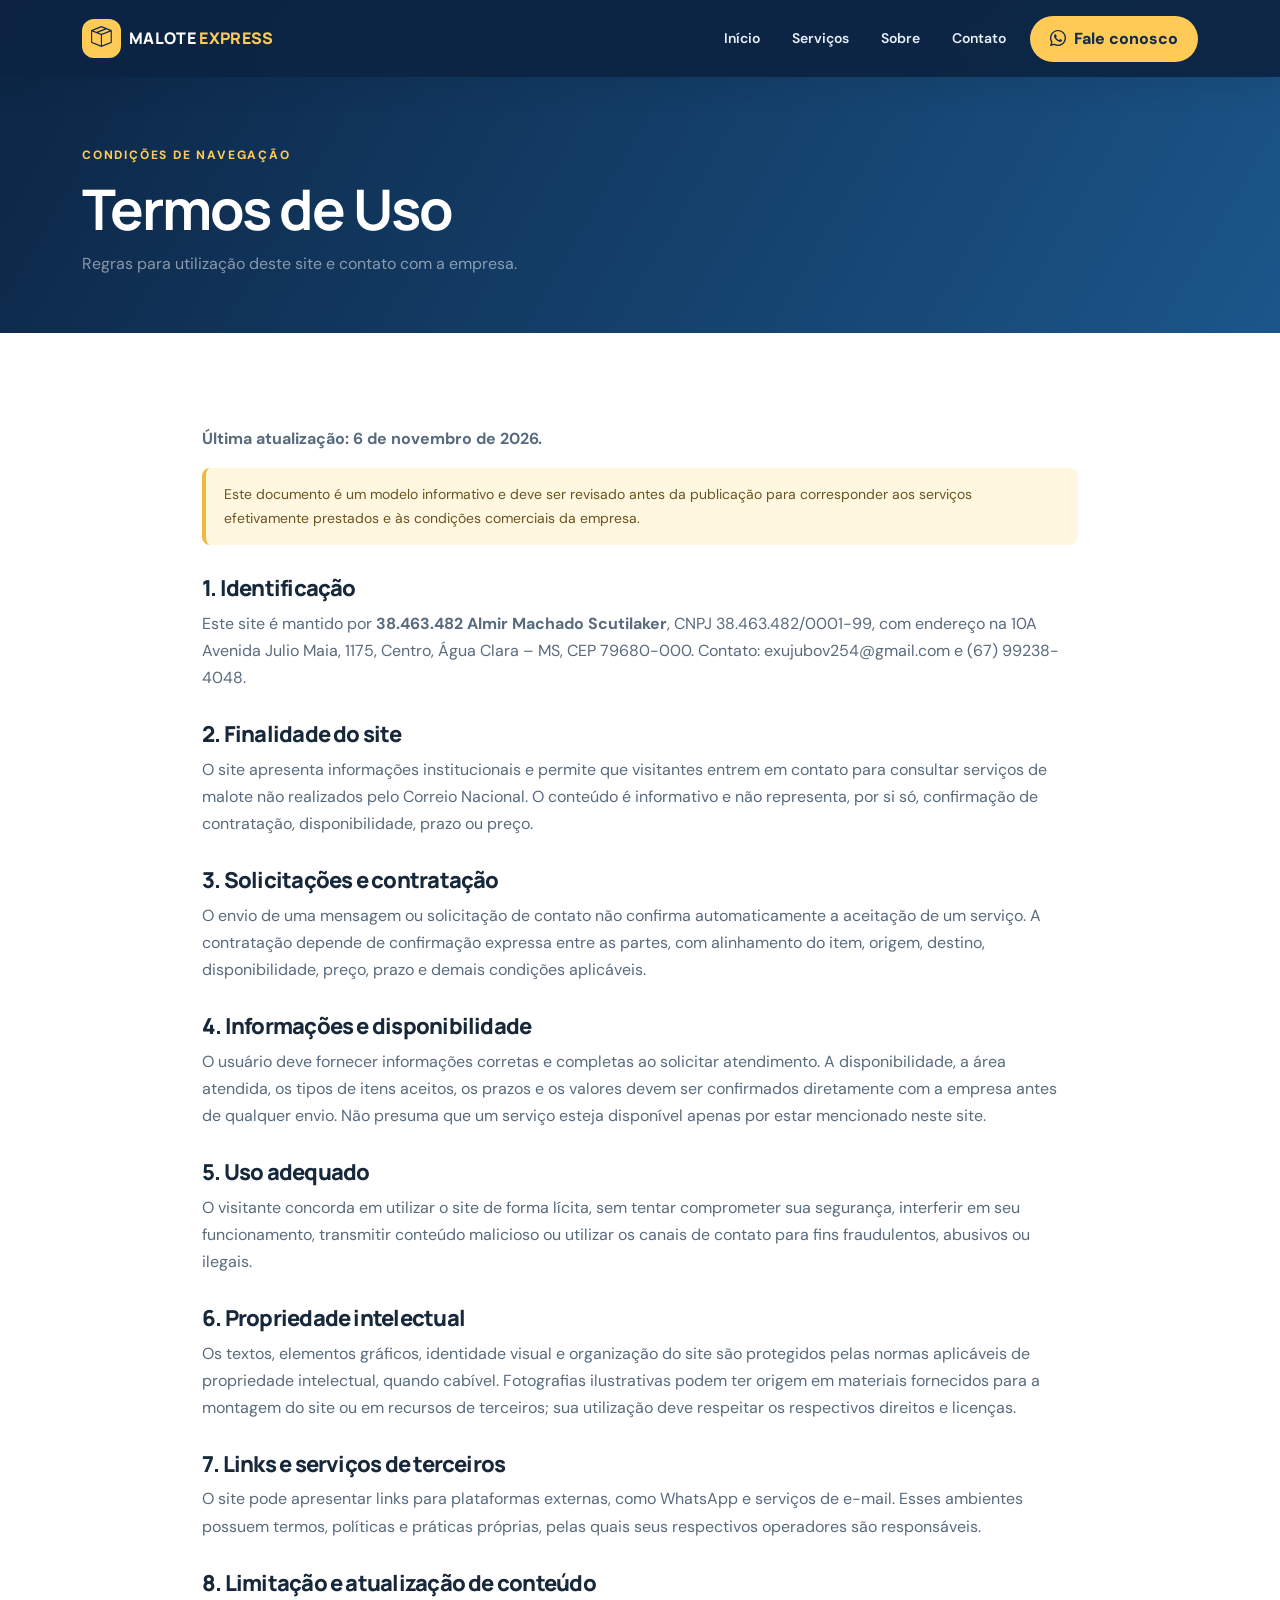
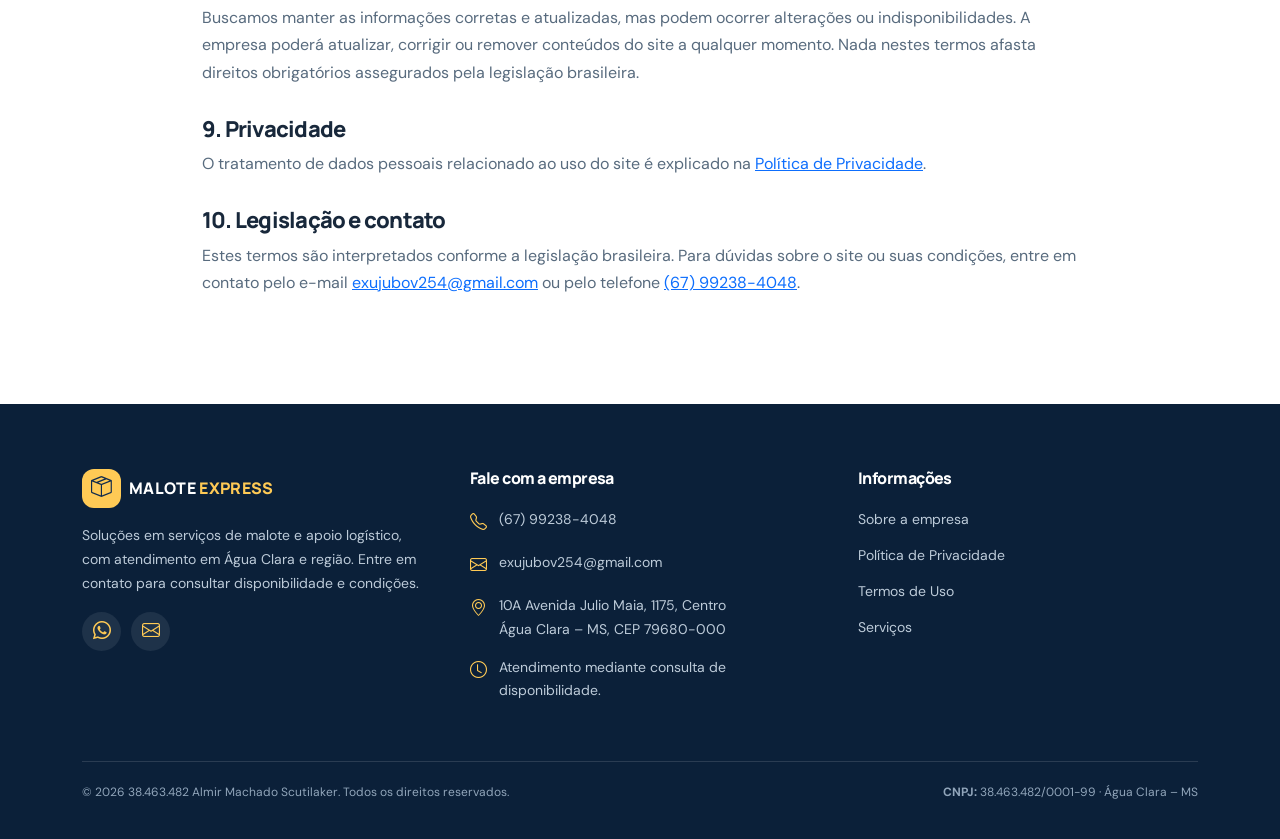
<file: termos.html>
<!doctype html><html lang="pt-BR"><head><title>Termos de Uso | 38.463.482 Almir Machado Scutilaker</title><meta name="description" content="Termos de Uso do site 38.463.482 Almir Machado Scutilaker.">
<meta charset="utf-8">
<meta name="viewport" content="width=device-width, initial-scale=1">
<meta name="theme-color" content="#102b4e">
<link href="https://cdn.jsdelivr.net/npm/bootstrap@5.3.3/dist/css/bootstrap.min.css" rel="stylesheet">
<link rel="stylesheet" href="https://cdn.jsdelivr.net/npm/bootstrap-icons@1.11.3/font/bootstrap-icons.min.css">
<link rel="preconnect" href="https://fonts.googleapis.com">
<link rel="preconnect" href="https://fonts.gstatic.com" crossorigin>
<link href="https://fonts.googleapis.com/css2?family=DM+Sans:wght@400;500;600;700;800&family=Manrope:wght@500;600;700;800&display=swap" rel="stylesheet">
<link rel="stylesheet" href="assets/style.css">
</head><body>
<nav class="navbar navbar-expand-lg navbar-dark fixed-top site-nav">
  <div class="container">
    <a class="navbar-brand d-flex align-items-center gap-2" href="index.html">
      <span class="brand-mark"><i class="bi bi-box-seam"></i></span>
      <span class="brand-name">MALOTE<span> EXPRESS</span></span>
    </a>
    <button class="navbar-toggler" type="button" data-bs-toggle="collapse" data-bs-target="#mainNav" aria-controls="mainNav" aria-expanded="false" aria-label="Abrir menu"><span class="navbar-toggler-icon"></span></button>
    <div class="collapse navbar-collapse" id="mainNav">
      <ul class="navbar-nav ms-auto align-items-lg-center gap-lg-3">
        <li class="nav-item"><a class="nav-link" href="index.html#inicio">Início</a></li>
        <li class="nav-item"><a class="nav-link" href="index.html#servicos">Serviços</a></li>
        <li class="nav-item"><a class="nav-link" href="sobre.html">Sobre</a></li>
        <li class="nav-item"><a class="nav-link" href="index.html#contato">Contato</a></li>
        <li class="nav-item"><a class="btn btn-nav" href="https://api.whatsapp.com/send?phone=5567992384048" target="_blank" rel="noopener"><i class="bi bi-whatsapp me-2"></i>Fale conosco</a></li>
      </ul>
    </div>
  </div>
</nav>

<header class="page-hero"><div class="container"><span class="eyebrow">Condições de navegação</span><h1 class="display-4 fw-bold mt-2">Termos de Uso</h1><p class="mb-0 text-white-50">Regras para utilização deste site e contato com a empresa.</p></div></header>
<section class="section"><div class="container legal-content"><p><strong>Última atualização: 6 de novembro de 2026.</strong></p>
<div class="legal-note">Este documento é um modelo informativo e deve ser revisado antes da publicação para corresponder aos serviços efetivamente prestados e às condições comerciais da empresa.</div>
<h2>1. Identificação</h2><p>Este site é mantido por <strong>38.463.482 Almir Machado Scutilaker</strong>, CNPJ 38.463.482/0001-99, com endereço na 10A Avenida Julio Maia, 1175, Centro, Água Clara – MS, CEP 79680-000. Contato: exujubov254@gmail.com e (67) 99238-4048.</p>
<h2>2. Finalidade do site</h2><p>O site apresenta informações institucionais e permite que visitantes entrem em contato para consultar serviços de malote não realizados pelo Correio Nacional. O conteúdo é informativo e não representa, por si só, confirmação de contratação, disponibilidade, prazo ou preço.</p>
<h2>3. Solicitações e contratação</h2><p>O envio de uma mensagem ou solicitação de contato não confirma automaticamente a aceitação de um serviço. A contratação depende de confirmação expressa entre as partes, com alinhamento do item, origem, destino, disponibilidade, preço, prazo e demais condições aplicáveis.</p>
<h2>4. Informações e disponibilidade</h2><p>O usuário deve fornecer informações corretas e completas ao solicitar atendimento. A disponibilidade, a área atendida, os tipos de itens aceitos, os prazos e os valores devem ser confirmados diretamente com a empresa antes de qualquer envio. Não presuma que um serviço esteja disponível apenas por estar mencionado neste site.</p>
<h2>5. Uso adequado</h2><p>O visitante concorda em utilizar o site de forma lícita, sem tentar comprometer sua segurança, interferir em seu funcionamento, transmitir conteúdo malicioso ou utilizar os canais de contato para fins fraudulentos, abusivos ou ilegais.</p>
<h2>6. Propriedade intelectual</h2><p>Os textos, elementos gráficos, identidade visual e organização do site são protegidos pelas normas aplicáveis de propriedade intelectual, quando cabível. Fotografias ilustrativas podem ter origem em materiais fornecidos para a montagem do site ou em recursos de terceiros; sua utilização deve respeitar os respectivos direitos e licenças.</p>
<h2>7. Links e serviços de terceiros</h2><p>O site pode apresentar links para plataformas externas, como WhatsApp e serviços de e-mail. Esses ambientes possuem termos, políticas e práticas próprias, pelas quais seus respectivos operadores são responsáveis.</p>
<h2>8. Limitação e atualização de conteúdo</h2><p>Buscamos manter as informações corretas e atualizadas, mas podem ocorrer alterações ou indisponibilidades. A empresa poderá atualizar, corrigir ou remover conteúdos do site a qualquer momento. Nada nestes termos afasta direitos obrigatórios assegurados pela legislação brasileira.</p>
<h2>9. Privacidade</h2><p>O tratamento de dados pessoais relacionado ao uso do site é explicado na <a href="privacidade.html">Política de Privacidade</a>.</p>
<h2>10. Legislação e contato</h2><p>Estes termos são interpretados conforme a legislação brasileira. Para dúvidas sobre o site ou suas condições, entre em contato pelo e-mail <a href="mailto:exujubov254@gmail.com">exujubov254@gmail.com</a> ou pelo telefone <a href="tel:+5567992384048">(67) 99238-4048</a>.</p>
</div></section>
<footer class="site-footer" id="contato">
  <div class="container">
    <div class="row g-5">
      <div class="col-lg-4">
        <a class="navbar-brand d-inline-flex align-items-center gap-2 mb-3" href="index.html">
          <span class="brand-mark"><i class="bi bi-box-seam"></i></span><span class="brand-name">MALOTE<span> EXPRESS</span></span>
        </a>
        <p class="footer-muted">Soluções em serviços de malote e apoio logístico, com atendimento em Água Clara e região. Entre em contato para consultar disponibilidade e condições.</p>
        <div class="social-line"><a href="https://api.whatsapp.com/send?phone=5567992384048" aria-label="WhatsApp" target="_blank" rel="noopener"><i class="bi bi-whatsapp"></i></a><a href="mailto:exujubov254@gmail.com" aria-label="E-mail"><i class="bi bi-envelope"></i></a></div>
      </div>
      <div class="col-sm-6 col-lg-4">
        <h5>Fale com a empresa</h5>
        <ul class="footer-list">
          <li><i class="bi bi-telephone"></i><a href="tel:+5567992384048">(67) 99238-4048</a></li>
          <li><i class="bi bi-envelope"></i><a href="mailto:exujubov254@gmail.com">exujubov254@gmail.com</a></li>
          <li><i class="bi bi-geo-alt"></i><span>10A Avenida Julio Maia, 1175, Centro<br>Água Clara – MS, CEP 79680-000</span></li>
          <li><i class="bi bi-clock"></i><span>Atendimento mediante consulta de disponibilidade.</span></li>
        </ul>
      </div>
      <div class="col-sm-6 col-lg-4">
        <h5>Informações</h5>
        <ul class="footer-links">
          <li><a href="sobre.html">Sobre a empresa</a></li>
          <li><a href="privacidade.html">Política de Privacidade</a></li>
          <li><a href="termos.html">Termos de Uso</a></li>
          <li><a href="index.html#servicos">Serviços</a></li>
        </ul>
      </div>
    </div>
    <div class="footer-bottom">
      <p>© <span id="year"></span> 38.463.482 Almir Machado Scutilaker. Todos os direitos reservados.</p>
      <p><strong>CNPJ:</strong> 38.463.482/0001-99 · Água Clara – MS</p>
    </div>
  </div>
</footer>

<script src="https://cdn.jsdelivr.net/npm/bootstrap@5.3.3/dist/js/bootstrap.bundle.min.js"></script>
<script>document.getElementById('year')?.append(new Date().getFullYear());</script>
</body></html>
</file>
<file: assets/style.css>
:root{--navy:#102b4e;--navy2:#173d68;--blue:#1c70c9;--cyan:#53c5df;--gold:#ffca55;--ink:#18283b;--muted:#68788b;--pale:#f3f7fb}
*{box-sizing:border-box}html{scroll-behavior:smooth;scroll-padding-top:90px}body{font-family:'DM Sans',sans-serif;color:var(--ink);line-height:1.7}h1,h2,h3,h4,h5,.brand-name{font-family:'Manrope',sans-serif;font-weight:800;letter-spacing:-.035em}.site-nav{background:rgba(13,37,67,.96);backdrop-filter:blur(12px);box-shadow:0 8px 30px #061b3022}.navbar{padding:14px 0}.brand-mark{display:grid;place-items:center;width:39px;height:39px;border-radius:12px;background:var(--gold);color:var(--navy);font-size:21px}.brand-name{font-size:16px;color:white;letter-spacing:.02em}.brand-name span{color:var(--gold)}.nav-link{color:#e6eef8!important;font-weight:600;font-size:14px}.nav-link:hover{color:var(--gold)!important}.btn-nav{background:var(--gold);color:var(--navy);font-weight:800;border-radius:999px;padding:10px 19px}.btn-nav:hover,.btn-gold:hover{background:#ffdc85;color:var(--navy)}.hero{background:radial-gradient(circle at 85% 15%,#347cb055,transparent 30%),linear-gradient(120deg,#0c2544,#164a7b);color:white;padding:150px 0 90px;position:relative;overflow:hidden}.hero:after{content:'';position:absolute;width:420px;height:420px;border:1px solid #ffffff18;border-radius:50%;right:-120px;bottom:-230px;box-shadow:0 0 0 45px #ffffff08,0 0 0 90px #ffffff06}.eyebrow{display:inline-flex;align-items:center;gap:8px;color:var(--gold);font-size:12px;font-weight:800;letter-spacing:.15em;text-transform:uppercase}.hero h1{font-size:clamp(2.6rem,5vw,4.8rem);line-height:1.06;margin:18px 0 22px;max-width:680px}.hero p{color:#d6e4f3;font-size:18px;max-width:580px}.btn-gold{background:var(--gold);color:var(--navy);border-radius:999px;padding:14px 23px;font-weight:800}.btn-outline-light{border-radius:999px;padding:13px 22px;font-weight:700}.hero-img-wrap{position:relative;z-index:1}.hero-img{width:100%;height:420px;object-fit:cover;border-radius:28px;box-shadow:0 25px 65px #06172b66;border:7px solid #ffffff18}.floating-note{position:absolute;left:-25px;bottom:24px;background:white;color:var(--ink);padding:15px 18px;border-radius:16px;box-shadow:0 12px 35px #06172b35;font-weight:700}.floating-note i{color:#1e9d75;font-size:22px;margin-right:8px}.trust-strip{background:#fff;box-shadow:0 12px 35px #122b4510;position:relative;margin-top:-1px}.trust-item{display:flex;align-items:center;gap:12px;padding:22px 10px}.trust-item i{font-size:25px;color:var(--blue)}.trust-item strong{display:block;font-size:14px}.trust-item small{color:var(--muted)}.section{padding:92px 0}.section-soft{background:var(--pale)}.section-kicker{color:var(--blue);font-size:12px;letter-spacing:.16em;text-transform:uppercase;font-weight:800}.section-title{font-size:clamp(2rem,3.5vw,3rem);line-height:1.12;margin:12px 0 16px}.section-lead{color:var(--muted);max-width:680px}.service-card{height:100%;background:#fff;border:1px solid #e7edf3;border-radius:20px;padding:28px;transition:.25s;box-shadow:0 12px 35px #15324b08}.service-card:hover{transform:translateY(-6px);box-shadow:0 20px 45px #15324b14}.service-icon{width:54px;height:54px;border-radius:16px;display:grid;place-items:center;background:#eaf4ff;color:var(--blue);font-size:25px;margin-bottom:20px}.service-card p{color:var(--muted);margin-bottom:0}.photo-card{overflow:hidden;border-radius:22px;background:white;box-shadow:0 15px 40px #132d4812}.photo-card img{width:100%;height:245px;object-fit:cover}.photo-caption{padding:22px}.photo-caption h5{font-size:18px}.photo-caption p{color:var(--muted);font-size:14px;margin:0}.feature-panel{background:linear-gradient(135deg,#102b4e,#1d5b91);color:white;border-radius:28px;padding:42px}.feature-panel p{color:#d8e8f6}.feature-list{list-style:none;padding:0;margin:25px 0 0}.feature-list li{display:flex;gap:12px;margin:14px 0;color:#e8f2fb}.feature-list i{color:var(--gold)}.step{display:flex;gap:17px;margin:25px 0}.step-num{flex:0 0 42px;height:42px;border-radius:50%;background:#e6f2ff;color:var(--blue);display:grid;place-items:center;font-weight:800}.step p{color:var(--muted);margin:3px 0}.faq .accordion-item{border:1px solid #e6edf4;border-radius:14px!important;margin-bottom:12px;overflow:hidden}.faq .accordion-button{font-weight:700;color:var(--navy);padding:19px}.faq .accordion-button:not(.collapsed){background:#edf6ff;box-shadow:none}.faq .accordion-body{color:var(--muted)}.cta-band{background:linear-gradient(110deg,#ffce68,#ffe5a8);border-radius:26px;padding:38px;color:var(--navy)}.cta-band h2{font-size:clamp(1.8rem,3vw,2.5rem)}.site-footer{background:#0b2039;color:white;padding:65px 0 20px}.site-footer h5{font-size:16px;margin-bottom:20px}.footer-muted,.footer-list,.footer-links{color:#bdcbd9;font-size:14px}.footer-list,.footer-links{list-style:none;padding:0}.footer-list li{display:flex;gap:12px;margin:14px 0;align-items:flex-start}.footer-list i{color:var(--gold);font-size:17px}.footer-list a,.footer-links a{color:#bdcbd9;text-decoration:none}.footer-list a:hover,.footer-links a:hover{color:var(--gold)}.footer-links li{margin:12px 0}.social-line{display:flex;gap:10px}.social-line a{width:39px;height:39px;border-radius:50%;display:grid;place-items:center;background:#ffffff14;color:var(--gold);font-size:18px}.footer-bottom{border-top:1px solid #ffffff20;margin-top:42px;padding-top:20px;display:flex;justify-content:space-between;gap:15px;flex-wrap:wrap;color:#91a5ba;font-size:12px}.page-hero{background:linear-gradient(120deg,#0c2544,#1b568a);color:#fff;padding:140px 0 55px}.legal-content{max-width:900px}.legal-content h2{font-size:22px;margin-top:30px}.legal-content p,.legal-content li{color:#586b7e}.legal-note{background:#fff7df;border-left:4px solid #f0b83f;border-radius:8px;padding:15px 18px;color:#6a5422;font-size:14px}.contact-box{background:#f3f7fb;border-radius:18px;padding:24px}.contact-box a{color:var(--blue);text-decoration:none;font-weight:700}
@media(max-width:991px){.hero{padding-top:125px}.hero-img{height:350px}.floating-note{left:12px}.navbar-collapse{padding-top:15px}.btn-nav{display:inline-block;margin-top:8px}}@media(max-width:575px){.section{padding:65px 0}.hero{padding:120px 0 65px}.hero-img{height:260px}.feature-panel{padding:28px}.footer-bottom{display:block}.footer-bottom p{margin-bottom:7px}}
</file>
